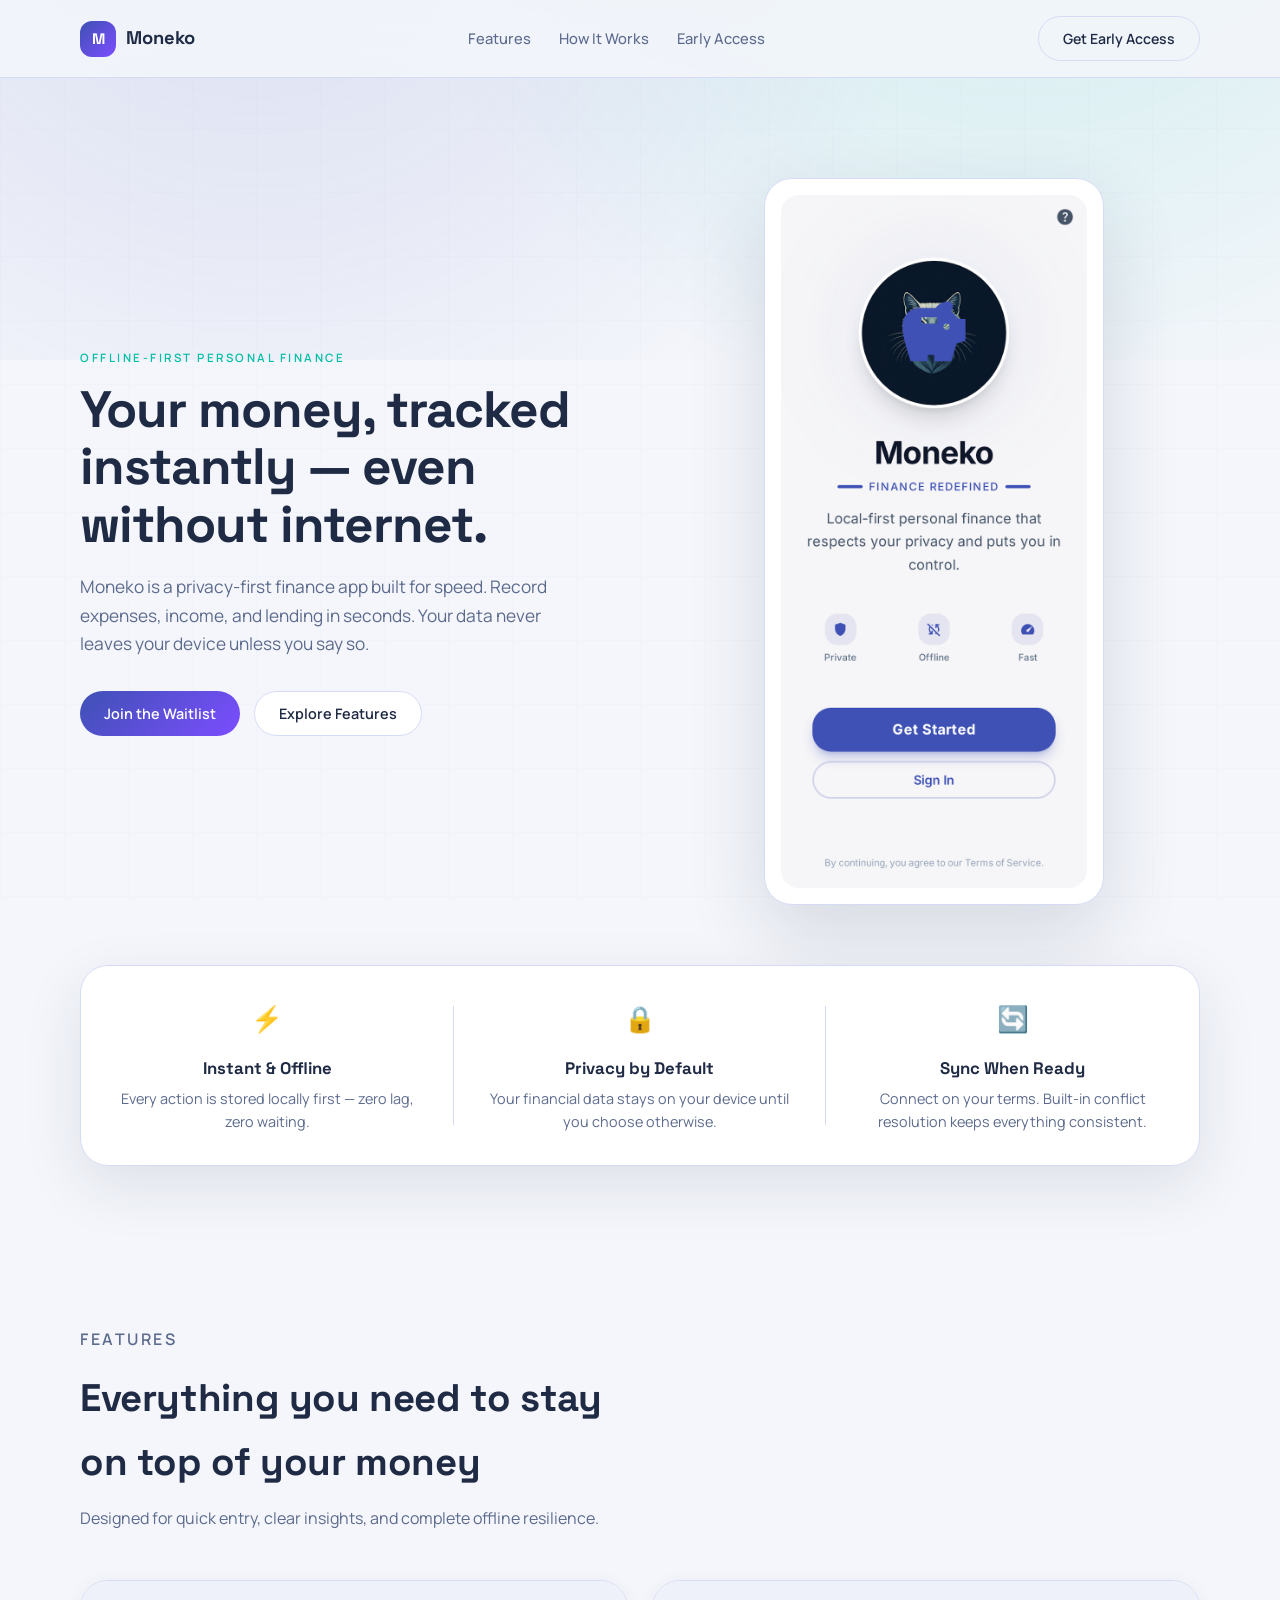
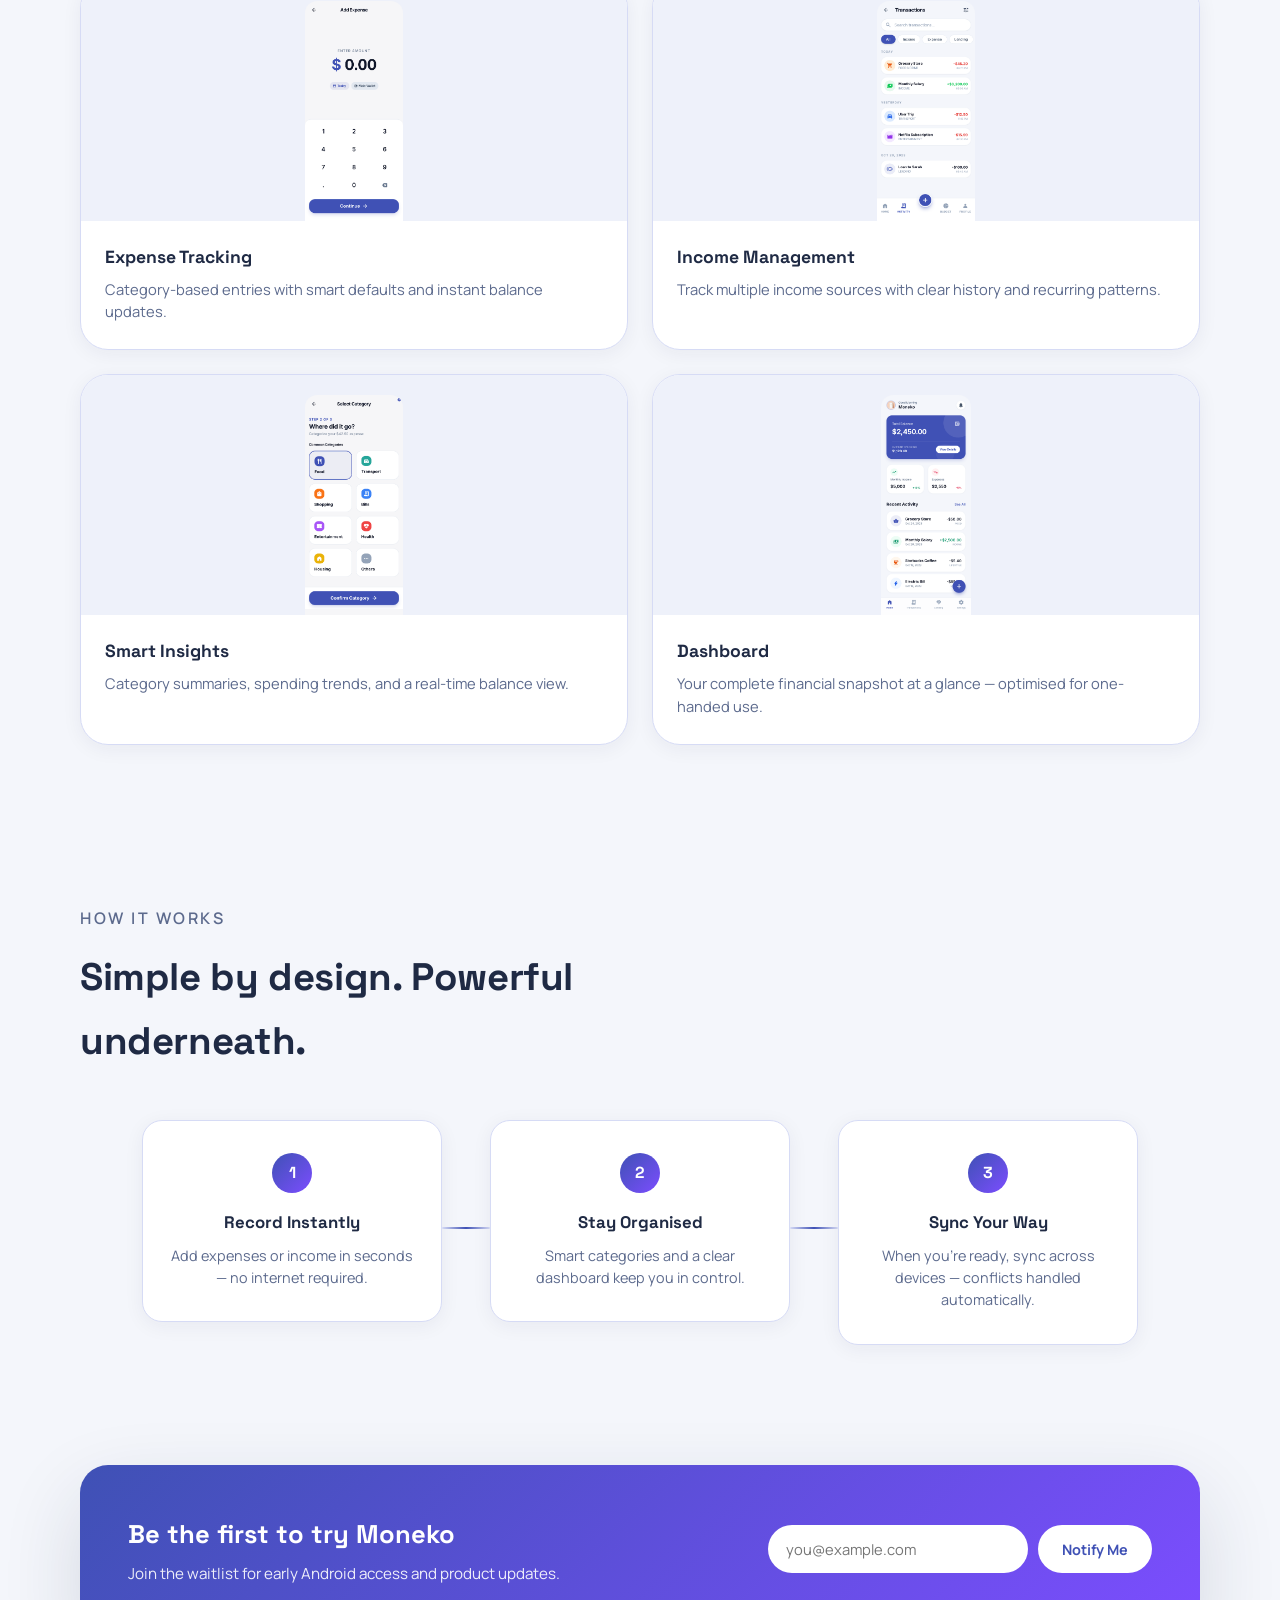
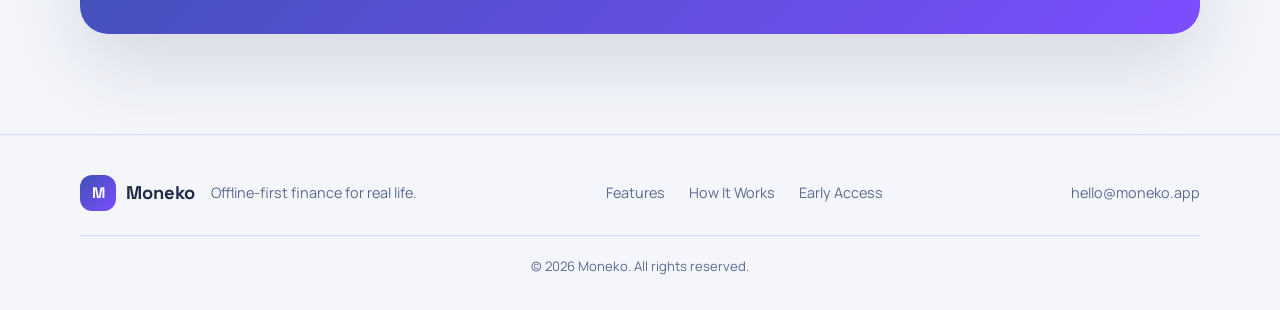
<file: index.html>
<!DOCTYPE html>
<html lang="en">
<head>
    <meta charset="UTF-8" />
    <meta name="viewport" content="width=device-width, initial-scale=1.0" />
    <title>Moneko — Offline-First Personal Finance</title>
    <meta name="description" content="Moneko is a privacy-first money companion. Track expenses, income, and lending instantly — even without internet." />

    <style>
        @import url("https://fonts.googleapis.com/css2?family=Space+Grotesk:wght@400;500;600;700&family=Manrope:wght@300;400;500;600&display=swap");

        /* ── Tokens ── */
        :root {
        --primary: #3F51B5;
        --secondary: #00BFA6;
        --accent: #7C4DFF;
        --background: #F4F6FB;
        --surface: #FFFFFF;
        --surface2: #EEF1FA;
        --text-primary: #1F2A44;
        --text-secondary: #5C6A8D;
        --text-on-primary: #FFFFFF;
        --border: #D6DBF5;
        --shadow-sm: 0 4px 20px rgba(31, 42, 68, 0.06);
        --shadow: 0 20px 60px rgba(31, 42, 68, 0.10);
        --shadow-lg: 0 30px 80px rgba(31, 42, 68, 0.14);
        --radius-sm: 12px;
        --radius-md: 20px;
        --radius-lg: 28px;
        --radius-pill: 999px;
        }

        /* ── Reset ── */
        *, *::before, *::after { box-sizing: border-box; margin: 0; padding: 0; }

        html { scroll-behavior: smooth; }

        body {
        font-family: "Manrope", sans-serif;
        background: var(--background);
        color: var(--text-primary);
        line-height: 1.65;
        -webkit-font-smoothing: antialiased;
        }

        a { text-decoration: none; color: inherit; transition: color 0.2s; }
        a:hover { color: var(--primary); }

        img { max-width: 100%; display: block; }

        button, input { font-family: inherit; }

        .container { width: min(1120px, 90%); margin: 0 auto; }

        /* ── Background decorations ── */
        .bg-orbit {
        position: fixed;
        inset: -30% 0 auto 0;
        height: 70vh;
        background:
            radial-gradient(circle at 20% 20%, rgba(63, 81, 181, 0.15), transparent 60%),
            radial-gradient(circle at 80% 10%, rgba(0, 191, 166, 0.16), transparent 55%);
        pointer-events: none;
        z-index: -2;
        }

        .bg-grid {
        position: fixed;
        inset: 0;
        background-image:
            linear-gradient(rgba(214, 219, 245, 0.35) 1px, transparent 1px),
            linear-gradient(90deg, rgba(214, 219, 245, 0.35) 1px, transparent 1px);
        background-size: 64px 64px;
        opacity: 0.2;
        z-index: -3;
        pointer-events: none;
        }

        /* ── Header ── */
        .site-header {
        position: sticky;
        top: 0;
        z-index: 100;
        background: rgba(244, 246, 251, 0.85);
        backdrop-filter: blur(20px);
        -webkit-backdrop-filter: blur(20px);
        border-bottom: 1px solid var(--border);
        }

        .header-inner {
        display: flex;
        align-items: center;
        justify-content: space-between;
        padding: 16px 0;
        }

        .brand {
        display: flex;
        align-items: center;
        gap: 10px;
        font-family: "Space Grotesk", sans-serif;
        font-weight: 700;
        font-size: 1.15rem;
        }

        .brand-mark {
        display: grid;
        place-items: center;
        width: 36px;
        height: 36px;
        background: linear-gradient(135deg, var(--primary), var(--accent));
        color: var(--text-on-primary);
        border-radius: var(--radius-sm);
        font-size: 0.95rem;
        }

        .nav {
        display: flex;
        gap: 28px;
        font-weight: 500;
        font-size: 0.92rem;
        color: var(--text-secondary);
        }

        .nav a:hover { color: var(--primary); }

        .header-actions {
        display: flex;
        align-items: center;
        gap: 14px;
        }

        .menu {
        display: none;
        flex-direction: column;
        gap: 5px;
        width: 40px;
        height: 40px;
        border: 1px solid var(--border);
        background: var(--surface);
        border-radius: var(--radius-sm);
        align-items: center;
        justify-content: center;
        cursor: pointer;
        }

        .menu span { width: 18px; height: 2px; background: var(--text-primary); border-radius: 2px; }

        /* ── Buttons ── */
        button {
        border: none;
        cursor: pointer;
        padding: 12px 24px;
        border-radius: var(--radius-pill);
        font-weight: 600;
        font-size: 0.9rem;
        transition: transform 0.2s ease, box-shadow 0.25s ease, opacity 0.2s;
        }

        button:hover { transform: translateY(-2px); box-shadow: var(--shadow); }
        button:active { transform: translateY(0); }

        .primary {
        background: linear-gradient(135deg, var(--primary), var(--accent));
        color: var(--text-on-primary);
        }

        .secondary {
        background: var(--surface);
        border: 1px solid var(--border);
        color: var(--text-primary);
        }

        .ghost {
        background: transparent;
        border: 1px solid var(--border);
        color: var(--text-primary);
        font-size: 0.88rem;
        }

        /* ── Hero ── */
        .hero { padding: 100px 0 60px; }

        .hero-grid {
        display: grid;
        grid-template-columns: 1fr 1fr;
        gap: 56px;
        align-items: center;
        }

        .eyebrow {
        text-transform: uppercase;
        letter-spacing: 2.5px;
        font-size: 0.72rem;
        color: var(--secondary);
        font-weight: 600;
        margin-bottom: 14px;
        }

        .hero h1 {
        font-family: "Space Grotesk", sans-serif;
        font-size: clamp(2.4rem, 4vw, 3.4rem);
        line-height: 1.12;
        margin-bottom: 20px;
        letter-spacing: -0.02em;
        }

        .lead {
        font-size: 1.08rem;
        color: var(--text-secondary);
        margin-bottom: 32px;
        max-width: 480px;
        }

        .hero-actions {
        display: flex;
        gap: 14px;
        flex-wrap: wrap;
        }

        .hero-visual {
        display: grid;
        place-items: center;
        }

        .device {
        background: var(--surface);
        border-radius: var(--radius-lg);
        padding: 16px;
        box-shadow: var(--shadow-lg);
        border: 1px solid var(--border);
        max-width: 340px;
        width: 100%;
        }

        .device img { border-radius: 18px; }

        /* ── Trust bar ── */
        .trust { padding: 0 0 80px; }

        .trust-grid {
        display: grid;
        grid-template-columns: repeat(3, 1fr);
        gap: 0;
        background: var(--surface);
        border: 1px solid var(--border);
        border-radius: var(--radius-lg);
        box-shadow: var(--shadow);
        overflow: hidden;
        }

        .trust-item {
        padding: 32px 28px;
        text-align: center;
        position: relative;
        }

        .trust-item:not(:last-child)::after {
        content: "";
        position: absolute;
        right: 0;
        top: 20%;
        height: 60%;
        width: 1px;
        background: var(--border);
        }

        .trust-icon {
        font-size: 1.6rem;
        margin-bottom: 14px;
        }

        .trust-item h3 {
        font-family: "Space Grotesk", sans-serif;
        font-size: 1.05rem;
        margin-bottom: 6px;
        }

        .trust-item p {
        color: var(--text-secondary);
        font-size: 0.9rem;
        line-height: 1.55;
        }

        /* ── Section utilities ── */
        .features,
        .how-it-works { padding: 80px 0; }

        .section-heading {
        max-width: 560px;
        margin-bottom: 48px;
        }

        .section-heading h2 {
        font-family: "Space Grotesk", sans-serif;
        font-size: clamp(1.9rem, 3vw, 2.5rem);
        margin-bottom: 12px;
        letter-spacing: -0.01em;
        }

        .section-heading p {
        color: var(--text-secondary);
        font-size: 1rem;
        }

        /* ── Feature cards ── */
        .feature-grid {
        display: grid;
        grid-template-columns: repeat(2, 1fr);
        gap: 24px;
        }

        .feature-card {
        background: var(--surface);
        border: 1px solid var(--border);
        border-radius: var(--radius-lg);
        overflow: hidden;
        box-shadow: var(--shadow-sm);
        transition: transform 0.3s ease, box-shadow 0.3s ease;
        }

        .feature-card:hover {
        transform: translateY(-4px);
        box-shadow: var(--shadow);
        }

        .feature-img {
        background: var(--surface2);
        padding: 20px 20px 0;
        display: flex;
        justify-content: center;
        }

        .feature-img img {
        border-radius: var(--radius-sm) var(--radius-sm) 0 0;
        max-height: 220px;
        object-fit: contain;
        }

        .feature-body {
        padding: 22px 24px 26px;
        }

        .feature-body h3 {
        font-family: "Space Grotesk", sans-serif;
        font-size: 1.1rem;
        margin-bottom: 6px;
        }

        .feature-body p {
        color: var(--text-secondary);
        font-size: 0.92rem;
        line-height: 1.55;
        }

        /* ── How it works ── */
        .steps-grid {
        display: flex;
        align-items: flex-start;
        gap: 0;
        justify-content: center;
        }

        .step {
        background: var(--surface);
        border: 1px solid var(--border);
        border-radius: var(--radius-md);
        padding: 32px 28px;
        text-align: center;
        flex: 1;
        max-width: 300px;
        box-shadow: var(--shadow-sm);
        transition: transform 0.3s ease, box-shadow 0.3s ease;
        }

        .step:hover {
        transform: translateY(-4px);
        box-shadow: var(--shadow);
        }

        .step-num {
        display: inline-flex;
        width: 40px;
        height: 40px;
        border-radius: 50%;
        align-items: center;
        justify-content: center;
        background: linear-gradient(135deg, var(--primary), var(--accent));
        color: var(--text-on-primary);
        font-family: "Space Grotesk", sans-serif;
        font-weight: 700;
        font-size: 1rem;
        margin-bottom: 16px;
        }

        .step h3 {
        font-family: "Space Grotesk", sans-serif;
        font-size: 1.05rem;
        margin-bottom: 8px;
        }

        .step p {
        color: var(--text-secondary);
        font-size: 0.9rem;
        line-height: 1.55;
        }

        .step-connector {
        width: 48px;
        min-width: 48px;
        height: 2px;
        background: linear-gradient(90deg, var(--border), var(--primary), var(--border));
        align-self: center;
        margin-top: -8px;
        border-radius: 2px;
        }

        /* ── CTA ── */
        .cta { padding: 40px 0 100px; }

        .cta-inner {
        display: flex;
        flex-wrap: wrap;
        gap: 28px;
        align-items: center;
        justify-content: space-between;
        background: linear-gradient(135deg, var(--primary), var(--accent));
        color: var(--text-on-primary);
        border-radius: var(--radius-lg);
        padding: 48px;
        box-shadow: var(--shadow-lg);
        }

        .cta-copy h2 {
        font-family: "Space Grotesk", sans-serif;
        font-size: 1.6rem;
        margin-bottom: 6px;
        }

        .cta-copy p {
        opacity: 0.9;
        font-size: 0.95rem;
        }

        .cta-form {
        display: flex;
        gap: 10px;
        flex-wrap: wrap;
        }

        .cta-form input {
        border: none;
        padding: 14px 18px;
        border-radius: var(--radius-pill);
        min-width: 260px;
        font-size: 0.92rem;
        outline: none;
        }

        .cta-form input:focus {
        box-shadow: 0 0 0 3px rgba(255, 255, 255, 0.3);
        }

        .cta-form .primary {
        background: var(--surface);
        color: var(--primary);
        font-weight: 700;
        }

        .cta-form .primary:hover {
        background: var(--text-on-primary);
        }

        /* ── Footer ── */
        .site-footer {
        padding: 40px 0 32px;
        border-top: 1px solid var(--border);
        }

        .footer-inner {
        display: flex;
        align-items: center;
        justify-content: space-between;
        flex-wrap: wrap;
        gap: 24px;
        padding-bottom: 24px;
        }

        .footer-brand {
        display: flex;
        align-items: center;
        gap: 16px;
        }

        .footer-brand p {
        color: var(--text-secondary);
        font-size: 0.9rem;
        }

        .footer-links {
        display: flex;
        gap: 24px;
        font-size: 0.9rem;
        color: var(--text-secondary);
        }

        .footer-contact {
        color: var(--text-secondary);
        font-size: 0.9rem;
        }

        .footer-bottom {
        padding-top: 20px;
        border-top: 1px solid var(--border);
        text-align: center;
        font-size: 0.82rem;
        color: var(--text-secondary);
        }

        /* ── Reveal animation ── */
        [data-reveal] {
        opacity: 0;
        transform: translateY(24px);
        transition: opacity 0.65s ease, transform 0.65s ease;
        }

        [data-reveal].visible {
        opacity: 1;
        transform: translateY(0);
        }

        /* ── Responsive ── */
        @media (max-width: 900px) {
        .hero-grid {
            grid-template-columns: 1fr;
            gap: 40px;
            text-align: center;
        }

        .lead { margin-left: auto; margin-right: auto; }

        .hero-actions { justify-content: center; }

        .feature-grid { grid-template-columns: 1fr; }

        .trust-grid { grid-template-columns: 1fr; }

        .trust-item:not(:last-child)::after {
            width: 60%;
            height: 1px;
            right: 20%;
            top: auto;
            bottom: 0;
        }

        .steps-grid {
            flex-direction: column;
            align-items: center;
        }

        .step-connector {
            width: 2px;
            min-width: 2px;
            height: 32px;
            background: linear-gradient(180deg, var(--border), var(--primary), var(--border));
            margin-top: 0;
        }

        .step { max-width: 100%; }

        .header-actions .ghost { display: none; }

        .nav {
            position: absolute;
            top: 68px;
            right: 5%;
            background: var(--surface);
            border: 1px solid var(--border);
            border-radius: 16px;
            padding: 16px 20px;
            display: none;
            flex-direction: column;
            gap: 14px;
            box-shadow: var(--shadow);
        }

        .nav.open { display: flex; }
        .menu { display: flex; }
        }

        @media (max-width: 600px) {
        .hero { padding-top: 64px; }

        .cta-inner { padding: 32px 24px; flex-direction: column; text-align: center; }

        .cta-form { width: 100%; justify-content: center; }
        .cta-form input { min-width: 0; flex: 1; }

        .footer-inner { flex-direction: column; text-align: center; }
        .footer-links { justify-content: center; }
        }

    </style>
</head>
<body>
    <div class="bg-orbit"></div>
    <div class="bg-grid"></div>

    <!-- Header -->
    <header class="site-header">
        <div class="container header-inner">
            <a class="brand" href="#top">
                <span class="brand-mark">M</span>
                <span class="brand-name">Moneko</span>
            </a>
            <nav class="nav" id="nav">
                <a href="#features" data-scroll>Features</a>
                <a href="#how-it-works" data-scroll>How It Works</a>
                <a href="#cta" data-scroll>Early Access</a>
            </nav>
            <div class="header-actions">
                <button class="ghost" data-scroll-target="#cta">Get Early Access</button>
                <button class="menu" id="menuBtn" aria-label="Toggle navigation">
                    <span></span><span></span><span></span>
                </button>
            </div>
        </div>
    </header>

    <main id="top">
        <!-- Hero -->
        <section class="hero">
            <div class="container hero-grid">
                <div class="hero-copy" data-reveal>
                    <p class="eyebrow">Offline-first personal finance</p>
                    <h1>Your money, tracked instantly — even without internet.</h1>
                    <p class="lead">
                        Moneko is a privacy-first finance app built for speed. Record expenses, income, and lending in seconds. Your data never leaves your device unless you say so.
                    </p>
                    <div class="hero-actions">
                        <button class="primary" data-scroll-target="#cta">Join the Waitlist</button>
                        <button class="secondary" data-scroll-target="#features">Explore Features</button>
                    </div>
                </div>
                <div class="hero-visual" data-reveal>
                    <div class="device">
                        <img src="./web/public/splash-screen.png" alt="Moneko app preview" />
                    </div>
                </div>
            </div>
        </section>

        <!-- Trust Bar -->
        <section class="trust">
            <div class="container trust-grid" data-reveal>
                <div class="trust-item">
                    <div class="trust-icon">⚡</div>
                    <h3>Instant &amp; Offline</h3>
                    <p>Every action is stored locally first — zero lag, zero waiting.</p>
                </div>
                <div class="trust-item">
                    <div class="trust-icon">🔒</div>
                    <h3>Privacy by Default</h3>
                    <p>Your financial data stays on your device until you choose otherwise.</p>
                </div>
                <div class="trust-item">
                    <div class="trust-icon">🔄</div>
                    <h3>Sync When Ready</h3>
                    <p>Connect on your terms. Built-in conflict resolution keeps everything consistent.</p>
                </div>
            </div>
        </section>

        <!-- Features -->
        <section class="features" id="features">
            <div class="container">
                <div class="section-heading" data-reveal>
                    <p class="eyebrow">Features</p>
                    <h2>Everything you need to stay on top of your money</h2>
                    <p>Designed for quick entry, clear insights, and complete offline resilience.</p>
                </div>
                <div class="feature-grid">
                    <article class="feature-card" data-reveal>
                        <div class="feature-img">
                            <img src="./web/public/expense.png" alt="Expense tracking screen" />
                        </div>
                        <div class="feature-body">
                            <h3>Expense Tracking</h3>
                            <p>Category-based entries with smart defaults and instant balance updates.</p>
                        </div>
                    </article>
                    <article class="feature-card" data-reveal>
                        <div class="feature-img">
                            <img src="./web/public/transaction.png" alt="Income management screen" />
                        </div>
                        <div class="feature-body">
                            <h3>Income Management</h3>
                            <p>Track multiple income sources with clear history and recurring patterns.</p>
                        </div>
                    </article>
                    <article class="feature-card" data-reveal>
                        <div class="feature-img">
                            <img src="./web/public/category.png" alt="Category insights screen" />
                        </div>
                        <div class="feature-body">
                            <h3>Smart Insights</h3>
                            <p>Category summaries, spending trends, and a real-time balance view.</p>
                        </div>
                    </article>
                    <article class="feature-card" data-reveal>
                        <div class="feature-img">
                            <img src="./web/public/dashboard.png" alt="Dashboard overview screen" />
                        </div>
                        <div class="feature-body">
                            <h3>Dashboard</h3>
                            <p>Your complete financial snapshot at a glance — optimised for one-handed use.</p>
                        </div>
                    </article>
                </div>
            </div>
        </section>

        <!-- How It Works -->
        <section class="how-it-works" id="how-it-works">
            <div class="container">
                <div class="section-heading" data-reveal>
                    <p class="eyebrow">How it works</p>
                    <h2>Simple by design. Powerful underneath.</h2>
                </div>
                <div class="steps-grid" data-reveal>
                    <div class="step">
                        <span class="step-num">1</span>
                        <h3>Record Instantly</h3>
                        <p>Add expenses or income in seconds — no internet required.</p>
                    </div>
                    <div class="step-connector"></div>
                    <div class="step">
                        <span class="step-num">2</span>
                        <h3>Stay Organised</h3>
                        <p>Smart categories and a clear dashboard keep you in control.</p>
                    </div>
                    <div class="step-connector"></div>
                    <div class="step">
                        <span class="step-num">3</span>
                        <h3>Sync Your Way</h3>
                        <p>When you're ready, sync across devices — conflicts handled automatically.</p>
                    </div>
                </div>
            </div>
        </section>

        <!-- CTA -->
        <section class="cta" id="cta">
            <div class="container cta-inner" data-reveal>
                <div class="cta-copy">
                    <h2>Be the first to try Moneko</h2>
                    <p>Join the waitlist for early Android access and product updates.</p>
                </div>
                <form class="cta-form">
                    <input type="email" placeholder="you@example.com" required />
                    <button type="submit" class="primary">Notify Me</button>
                </form>
            </div>
        </section>
    </main>

    <!-- Footer -->
    <footer class="site-footer">
        <div class="container footer-inner">
            <div class="footer-brand">
                <a class="brand" href="#top">
                    <span class="brand-mark">M</span>
                    <span class="brand-name">Moneko</span>
                </a>
                <p>Offline-first finance for real life.</p>
            </div>
            <div class="footer-links">
                <a href="#features" data-scroll>Features</a>
                <a href="#how-it-works" data-scroll>How It Works</a>
                <a href="#cta" data-scroll>Early Access</a>
            </div>
            <div class="footer-contact">
                <p>hello@moneko.app</p>
            </div>
        </div>
        <div class="container footer-bottom">
            <p>&copy; 2026 Moneko. All rights reserved.</p>
        </div>
    </footer>

    <script>
        /* ── Mobile menu toggle ── */
        const menuBtn = document.getElementById("menuBtn");
        const nav = document.getElementById("nav");

        if (menuBtn) {
        menuBtn.addEventListener("click", () => nav.classList.toggle("open"));
        }

        /* ── Smooth scroll for nav links ── */
        document.querySelectorAll("[data-scroll]").forEach((link) => {
        link.addEventListener("click", (e) => {
            e.preventDefault();
            const target = document.querySelector(link.getAttribute("href"));
            if (target) {
            target.scrollIntoView({ behavior: "smooth", block: "start" });
            nav.classList.remove("open");
            }
        });
        });

        /* ── Smooth scroll for buttons ── */
        document.querySelectorAll("[data-scroll-target]").forEach((btn) => {
        btn.addEventListener("click", () => {
            const target = document.querySelector(btn.getAttribute("data-scroll-target"));
            if (target) {
            target.scrollIntoView({ behavior: "smooth", block: "start" });
            nav.classList.remove("open");
            }
        });
        });

        /* ── Scroll-reveal ── */
        const revealObserver = new IntersectionObserver(
        (entries) => {
            entries.forEach((entry) => {
            if (entry.isIntersecting) {
                entry.target.classList.add("visible");
                revealObserver.unobserve(entry.target);
            }
            });
        },
        { threshold: 0.12 }
        );

        document.querySelectorAll("[data-reveal]").forEach((el) => revealObserver.observe(el));

        /* ── CTA form handler ── */
        const ctaForm = document.querySelector(".cta-form");
        if (ctaForm) {
        ctaForm.addEventListener("submit", (e) => {
            e.preventDefault();
            const input = ctaForm.querySelector("input");
            const button = ctaForm.querySelector("button");
            if (!input.value) return;
            button.textContent = "You're in!";
            button.disabled = true;
            input.value = "";
            setTimeout(() => {
            button.textContent = "Notify Me";
            button.disabled = false;
            }, 2500);
        });
        }

    </script>
</body>
</html>
</file>
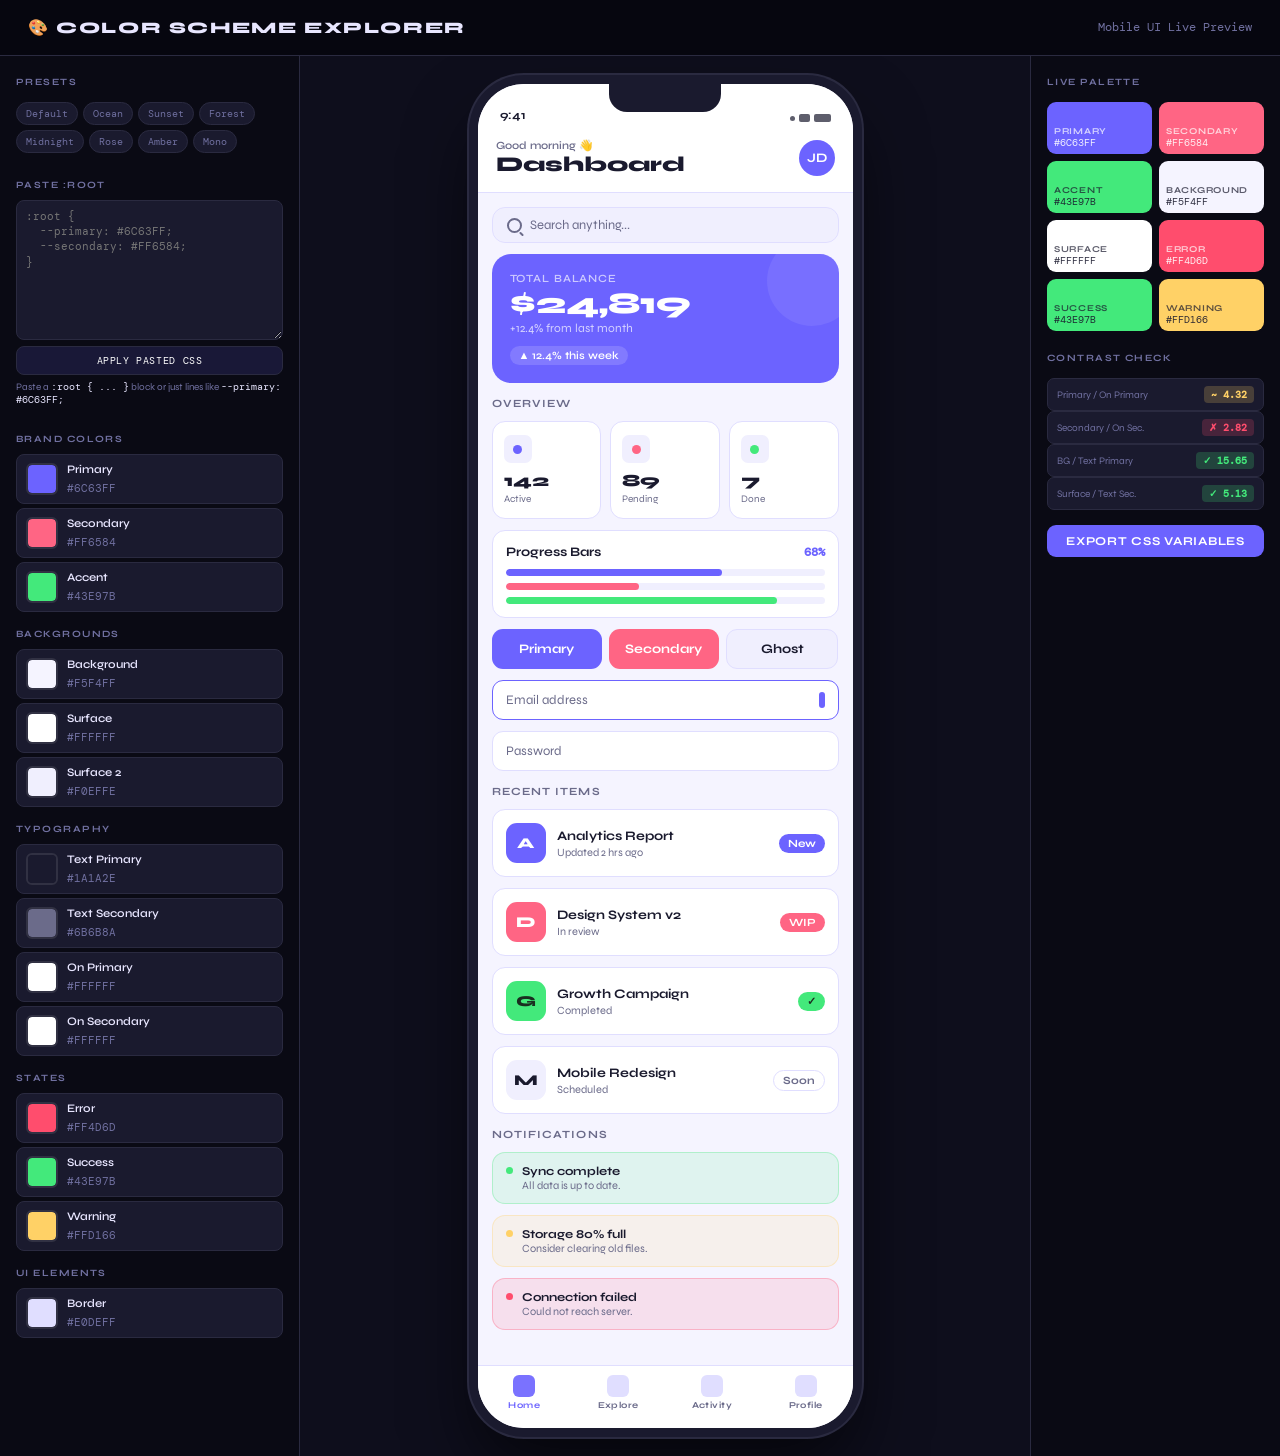
<file: backend/ui-test/index.html>
<!DOCTYPE html>
<html lang="en">
<head>
<meta charset="UTF-8">
<meta name="viewport" content="width=device-width, initial-scale=1.0">
<title>Mobile UI Color Explorer</title>
<link href="https://fonts.googleapis.com/css2?family=DM+Mono:wght@400;500&family=Syne:wght@400;600;700;800&display=swap" rel="stylesheet">
<link rel="stylesheet" href="style.css">
</head>
<body>
<header class="hdr">
  <h1>🎨 Color Scheme Explorer</h1>
  <span>Mobile UI Live Preview</span>
</header>
<div class="layout">
  <aside class="lp" id="lp">
    <div class="sec" style="margin-top:0">Presets</div>
    <div class="pr">
      <button class="pc" onclick="applyPreset('default')">Default</button>
      <button class="pc" onclick="applyPreset('ocean')">Ocean</button>
      <button class="pc" onclick="applyPreset('sunset')">Sunset</button>
      <button class="pc" onclick="applyPreset('forest')">Forest</button>
      <button class="pc" onclick="applyPreset('midnight')">Midnight</button>
      <button class="pc" onclick="applyPreset('rose')">Rose</button>
      <button class="pc" onclick="applyPreset('amber')">Amber</button>
      <button class="pc" onclick="applyPreset('mono')">Mono</button>
    </div>
    <div class="sec">Paste :root</div>
    <div class="imp">
      <textarea id="importBox" class="impt" rows="8" placeholder=":root {&#10;  --primary: #6C63FF;&#10;  --secondary: #FF6584;&#10;}"></textarea>
      <button class="impb" onclick="importCSS()">Apply Pasted CSS</button>
      <div class="imph">Paste a <code>:root { ... }</code> block or just lines like <code>--primary: #6C63FF;</code></div>
    </div>
  </aside>
  <main class="cp">
    <div class="pf">
      <div class="notch"></div>
      <div class="sb">
        <span class="sbt">9:41</span>
        <div class="sbi"><span style="width:5px;height:5px;border-radius:50%"></span><span style="width:11px"></span><span style="width:17px"></span></div>
      </div>
      <div class="tb">
        <div class="tbr">
          <div><div style="font-size:11px;color:var(--text-secondary);font-weight:600">Good morning 👋</div><div class="at">Dashboard</div></div>
          <div class="av">JD</div>
        </div>
      </div>
      <div class="scr">
        <div class="srchbar"><div class="si"></div><span style="font-size:13px;color:var(--text-secondary)">Search anything...</span></div>
        <div class="hc"><div class="hl">Total Balance</div><div class="hv">$24,819</div><div class="hs">+12.4% from last month</div><div class="hb">▲ 12.4% this week</div></div>
        <div class="slbl">Overview</div>
        <div class="str">
          <div class="sc"><div class="si2"><div class="sd" style="background:var(--primary)"></div></div><div class="sn">142</div><div class="snm">Active</div></div>
          <div class="sc"><div class="si2"><div class="sd" style="background:var(--secondary)"></div></div><div class="sn">89</div><div class="snm">Pending</div></div>
          <div class="sc"><div class="si2"><div class="sd" style="background:var(--accent)"></div></div><div class="sn">7</div><div class="snm">Done</div></div>
        </div>
        <div class="pw">
          <div class="ph"><span class="pt">Progress Bars</span><span class="pp">68%</span></div>
          <div class="ptrack"><div class="pf1"></div></div>
          <div class="ptrack"><div class="pf1 pf2"></div></div>
          <div class="ptrack" style="margin-bottom:0"><div class="pf1 pf3"></div></div>
        </div>
        <div class="br"><button class="btn btp">Primary</button><button class="btn bts">Secondary</button><button class="btn btg">Ghost</button></div>
        <div class="mi mif"><span class="mit">Email address</span><div class="fd"></div></div>
        <div class="mi"><span class="mit">Password</span></div>
        <div class="slbl">Recent Items</div>
        <div class="li"><div class="la" style="background:var(--primary)">A</div><div class="lt"><div class="ln">Analytics Report</div><div class="ls">Updated 2 hrs ago</div></div><span class="badge bp">New</span></div>
        <div class="li"><div class="la" style="background:var(--secondary)">D</div><div class="lt"><div class="ln">Design System v2</div><div class="ls">In review</div></div><span class="badge bs">WIP</span></div>
        <div class="li"><div class="la" style="background:var(--accent);color:#1A2E20">G</div><div class="lt"><div class="ln">Growth Campaign</div><div class="ls">Completed</div></div><span class="badge bgs">✓</span></div>
        <div class="li"><div class="la" style="background:var(--surface2);color:var(--text-primary)">M</div><div class="lt"><div class="ln">Mobile Redesign</div><div class="ls">Scheduled</div></div><span class="badge bo">Soon</span></div>
        <div class="slbl">Notifications</div>
        <div class="ac as"><div class="ad dg"></div><div><div class="atl">Sync complete</div><div class="ab">All data is up to date.</div></div></div>
        <div class="ac aw"><div class="ad dw"></div><div><div class="atl">Storage 80% full</div><div class="ab">Consider clearing old files.</div></div></div>
        <div class="ac ae"><div class="ad de"></div><div><div class="atl">Connection failed</div><div class="ab">Could not reach server.</div></div></div>
        <div style="height:10px"></div>
      </div>
      <div class="bn">
        <div class="ni nai"><div class="nic na"></div><span class="nl">Home</span></div>
        <div class="ni nii"><div class="nic nin"></div><span class="nl">Explore</span></div>
        <div class="ni nii"><div class="nic nin"></div><span class="nl">Activity</span></div>
        <div class="ni nii"><div class="nic nin"></div><span class="nl">Profile</span></div>
      </div>
    </div>
  </main>
  <aside class="rp">
    <div class="sec" style="margin-top:0">Live Palette</div>
    <div class="pg" id="pg"></div>
    <div class="sec">Contrast Check</div>
    <div id="cc"></div>
    <button class="eb" onclick="exportCSS()">Export CSS Variables</button>
  </aside>
</div>
<div class="toast" id="toast"></div>
<script src="script.js"></script>
</body>
</html>



<!--

1. 
:root {
  --primary: #3F51B5;
  --secondary: #00BFA6;
  --accent: #7C4DFF;
  --background: #F4F6FB;
  --surface: #FFFFFF;
  --surface2: #EEF1FA;
  --text-primary: #1F2A44;
  --text-secondary: #5C6A8D;
  --text-on-primary: #FFFFFF;
  --text-on-secondary: #FFFFFF;
  --error: #E53935;
  --success: #00C853;
  --warning: #FFB300;
  --border: #D6DBF5;
}

2.
:root {
  --primary: #2B2D42;
  --secondary: #4A4E69;
  --accent: #009688;
  --background: #F8F9FA;
  --surface: #FFFFFF;
  --surface2: #F1F3F5;
  --text-primary: #1C1C1E;
  --text-secondary: #6C757D;
  --text-on-primary: #FFFFFF;
  --text-on-secondary: #FFFFFF;
  --error: #D90429;
  --success: #2DC653;
  --warning: #F4A261;
  --border: #DEE2E6;
}

3.
:root {
  --primary: #10B981;
  --secondary: #059669;
  --accent: #34D399;
  --background: #F0FDF4;
  --surface: #FFFFFF;
  --surface2: #ECFDF5;
  --text-primary: #064E3B;
  --text-secondary: #065F46;
  --text-on-primary: #FFFFFF;
  --text-on-secondary: #FFFFFF;
  --error: #DC2626;
  --success: #16A34A;
  --warning: #F59E0B;
  --border: #A7F3D0;
}

4.
:root {
  --primary: #2563EB;
  --secondary: #1E40AF;
  --accent: #06B6D4;
  --background: #F5F9FF;
  --surface: #FFFFFF;
  --surface2: #E8F1FF;
  --text-primary: #0F172A;
  --text-secondary: #475569;
  --text-on-primary: #FFFFFF;
  --text-on-secondary: #FFFFFF;
  --error: #DC2626;
  --success: #16A34A;
  --warning: #F59E0B;
  --border: #D6E4FF;
}

5.
:root {
  --primary: #1F2937;
  --secondary: #374151;
  --accent: #3B82F6;
  --background: #F9FAFB;
  --surface: #FFFFFF;
  --surface2: #F3F4F6;
  --text-primary: #111827;
  --text-secondary: #6B7280;
  --text-on-primary: #FFFFFF;
  --text-on-secondary: #FFFFFF;
  --error: #DC2626;
  --success: #16A34A;
  --warning: #D97706;
  --border: #E5E7EB;
}

-->
</file>
<file: backend/ui-test/style.css>
*,*::before,*::after{box-sizing:border-box;margin:0;padding:0}
:root{
  --primary:#6C63FF;--secondary:#FF6584;--accent:#43E97B;
  --background:#F5F4FF;--surface:#FFFFFF;--surface2:#F0EFFE;
  --text-primary:#1A1A2E;--text-secondary:#6B6B8A;
  --text-on-primary:#FFFFFF;--text-on-secondary:#FFFFFF;
  --border:#E0DEFF;--error:#FF4D6D;--success:#43E97B;--warning:#FFD166;
  --pb:#0A0A14;--pborder:#2A2A40;--ptext:#E8E6FF;--pdim:#7070A0;--pinput:#1A1A2E;
}
body{font-family:'Syne',sans-serif;background:var(--pb);color:var(--ptext);min-height:100vh;display:flex;flex-direction:column}
.hdr{padding:18px 28px;border-bottom:1px solid var(--pborder);display:flex;align-items:center;justify-content:space-between;background:#06060F}
.hdr h1{font-size:1rem;font-weight:800;letter-spacing:.1em;text-transform:uppercase}
.hdr span{font-family:'DM Mono',monospace;font-size:.72rem;color:var(--pdim)}
.layout{display:flex;flex:1;overflow:hidden;height:calc(100vh - 57px)}
.lp{width:300px;flex-shrink:0;background:var(--pb);border-right:1px solid var(--pborder);overflow-y:auto;padding:20px 16px;display:flex;flex-direction:column;gap:4px}
.lp::-webkit-scrollbar{width:3px}.lp::-webkit-scrollbar-thumb{background:var(--pborder);border-radius:2px}
.sec{font-size:.6rem;font-weight:700;letter-spacing:.15em;text-transform:uppercase;color:var(--pdim);margin:12px 0 5px}
.crow{display:flex;align-items:center;gap:9px;padding:7px 9px;border-radius:8px;background:var(--pinput);border:1px solid var(--pborder);transition:border-color .2s}
.crow:hover{border-color:#4A4A70}
.sw{position:relative;width:32px;height:32px;border-radius:6px;overflow:hidden;flex-shrink:0;cursor:pointer;border:2px solid rgba(255,255,255,.1)}
.sw input[type=color]{position:absolute;inset:-4px;width:calc(100% + 8px);height:calc(100% + 8px);border:none;padding:0;cursor:pointer;opacity:0}
.sp{position:absolute;inset:0;border-radius:4px;pointer-events:none}
.ci{flex:1;min-width:0}
.cl{font-size:.72rem;font-weight:600;color:var(--ptext);display:block;margin-bottom:1px}
.ch{font-family:'DM Mono',monospace;font-size:.7rem;color:var(--pdim);background:transparent;border:none;outline:none;width:100%}
.ch:focus{color:var(--ptext)}
.pr{display:flex;flex-wrap:wrap;gap:5px;margin:5px 0 10px}
.pc{font-family:'DM Mono',monospace;font-size:.65rem;padding:4px 9px;border-radius:20px;border:1px solid var(--pborder);background:var(--pinput);color:var(--pdim);cursor:pointer;transition:all .15s}
.pc:hover{border-color:#6C63FF;color:#fff;background:rgba(108,99,255,.15)}
.imp{display:flex;flex-direction:column;gap:6px;margin-bottom:10px}
.impt{width:100%;min-height:120px;resize:vertical;font-family:'DM Mono',monospace;font-size:.68rem;line-height:1.4;color:var(--ptext);background:var(--pinput);border:1px solid var(--pborder);border-radius:8px;padding:8px 9px;outline:none}
.impt:focus{border-color:#6C63FF}
.impb{width:100%;padding:7px 9px;border-radius:8px;border:1px solid var(--pborder);background:rgba(108,99,255,.15);color:#fff;font-family:'DM Mono',monospace;font-size:.65rem;letter-spacing:.06em;text-transform:uppercase;cursor:pointer;transition:opacity .15s}
.impb:hover{opacity:.85}
.imph{font-size:.62rem;color:var(--pdim);line-height:1.3}
.imph code{font-family:'DM Mono',monospace;font-size:.62rem;color:var(--ptext)}
.cp{flex:1;display:flex;align-items:center;justify-content:center;padding:28px;background:#0E0E1C;overflow-y:auto}
.pf{width:375px;min-height:812px;border-radius:46px;background:var(--background);box-shadow:0 0 0 9px #1A1A2E,0 0 0 11px #2A2A40,0 36px 70px rgba(0,0,0,.65);overflow:hidden;position:relative;display:flex;flex-direction:column}
.notch{position:absolute;top:0;left:50%;transform:translateX(-50%);width:112px;height:28px;background:#1A1A2E;border-radius:0 0 18px 18px;z-index:10}
.sb{height:44px;background:var(--surface);display:flex;align-items:flex-end;justify-content:space-between;padding:0 22px 6px;flex-shrink:0}
.sbt{font-size:12px;font-weight:700;color:var(--text-primary)}
.sbi{display:flex;gap:4px;align-items:center}
.sbi span{height:8px;background:var(--text-primary);border-radius:2px;opacity:.7}
.tb{background:var(--surface);padding:11px 18px 15px;border-bottom:1px solid var(--border);flex-shrink:0}
.tbr{display:flex;align-items:center;justify-content:space-between}
.at{font-size:21px;font-weight:800;color:var(--text-primary)}
.av{width:36px;height:36px;border-radius:50%;background:var(--primary);display:flex;align-items:center;justify-content:center;color:var(--text-on-primary);font-size:13px;font-weight:700}
.scr{flex:1;overflow-y:auto;background:var(--background);padding:14px;display:flex;flex-direction:column;gap:11px;scrollbar-width:none}
.scr::-webkit-scrollbar{display:none}
.srchbar{background:var(--surface2);border:1px solid var(--border);border-radius:13px;padding:9px 14px;display:flex;align-items:center;gap:8px}
.si{width:15px;height:15px;border-radius:50%;border:2px solid var(--text-secondary);position:relative;flex-shrink:0}
.si::after{content:'';position:absolute;bottom:-4px;right:-4px;width:5px;height:2px;background:var(--text-secondary);border-radius:1px;transform:rotate(45deg)}
.slbl{font-size:11px;font-weight:700;letter-spacing:.1em;text-transform:uppercase;color:var(--text-secondary);margin-top:3px}
.hc{border-radius:19px;background:var(--primary);padding:18px;position:relative;overflow:hidden}
.hc::before{content:'';position:absolute;top:-18px;right:-18px;width:90px;height:90px;border-radius:50%;background:rgba(255,255,255,.08)}
.hl{font-size:11px;font-weight:600;color:rgba(255,255,255,.65);letter-spacing:.08em;text-transform:uppercase;margin-bottom:3px}
.hv{font-size:30px;font-weight:800;color:var(--text-on-primary);line-height:1}
.hs{font-size:12px;color:rgba(255,255,255,.7);margin-top:3px}
.hb{display:inline-flex;align-items:center;gap:4px;margin-top:11px;background:rgba(255,255,255,.15);border-radius:20px;padding:3px 9px;font-size:11px;color:var(--text-on-primary);font-weight:600}
.str{display:flex;gap:9px}
.sc{flex:1;background:var(--surface);border:1px solid var(--border);border-radius:13px;padding:13px 11px}
.si2{width:28px;height:28px;border-radius:7px;background:var(--surface2);margin-bottom:7px;display:flex;align-items:center;justify-content:center}
.sd{width:9px;height:9px;border-radius:50%}
.sn{font-size:17px;font-weight:800;color:var(--text-primary)}
.snm{font-size:10px;color:var(--text-secondary);margin-top:2px}
.li{background:var(--surface);border:1px solid var(--border);border-radius:13px;padding:13px;display:flex;align-items:center;gap:11px}
.la{width:40px;height:40px;border-radius:11px;flex-shrink:0;display:flex;align-items:center;justify-content:center;font-size:15px;font-weight:800;color:var(--text-on-primary)}
.lt{flex:1;min-width:0}
.ln{font-size:13px;font-weight:700;color:var(--text-primary);white-space:nowrap;overflow:hidden;text-overflow:ellipsis}
.ls{font-size:11px;color:var(--text-secondary);margin-top:2px}
.badge{padding:3px 9px;border-radius:20px;font-size:11px;font-weight:700}
.bp{background:var(--primary);color:var(--text-on-primary)}
.bs{background:var(--secondary);color:var(--text-on-secondary)}
.bgs{background:var(--success);color:#1A2E20}
.bo{border:1.5px solid var(--border);color:var(--text-secondary);background:transparent}
.br{display:flex;gap:7px}
.btn{flex:1;padding:11px;border-radius:11px;font-family:'Syne',sans-serif;font-size:13px;font-weight:700;border:none;cursor:pointer;text-align:center}
.btp{background:var(--primary);color:var(--text-on-primary)}
.bts{background:var(--secondary);color:var(--text-on-secondary)}
.btg{background:var(--surface2);color:var(--text-primary);border:1.5px solid var(--border)}
.mi{background:var(--surface);border:1.5px solid var(--border);border-radius:11px;padding:11px 13px;display:flex;align-items:center;justify-content:space-between}
.mit{font-size:13px;color:var(--text-secondary)}
.mif{border-color:var(--primary)}
.fd{width:6px;height:16px;border-radius:3px;background:var(--primary);animation:blink 1s step-end infinite}
@keyframes blink{0%,100%{opacity:1}50%{opacity:0}}
.ac{border-radius:13px;padding:11px 13px;display:flex;gap:9px;align-items:flex-start}
.ae{background:rgba(255,77,109,.12);border:1px solid rgba(255,77,109,.3)}
.as{background:rgba(67,233,123,.12);border:1px solid rgba(67,233,123,.3)}
.aw{background:rgba(255,209,102,.12);border:1px solid rgba(255,209,102,.3)}
.ad{width:7px;height:7px;border-radius:50%;margin-top:3px;flex-shrink:0}
.de{background:var(--error)}.dg{background:var(--success)}.dw{background:var(--warning)}
.atl{font-size:12px;font-weight:700;color:var(--text-primary)}
.ab{font-size:11px;color:var(--text-secondary);margin-top:1px}
.pw{background:var(--surface);border:1px solid var(--border);border-radius:13px;padding:13px}
.ph{display:flex;justify-content:space-between;margin-bottom:9px}
.pt{font-size:13px;font-weight:700;color:var(--text-primary)}
.pp{font-family:'DM Mono',monospace;font-size:12px;color:var(--primary);font-weight:600}
.ptrack{height:7px;background:var(--surface2);border-radius:4px;overflow:hidden;margin-bottom:7px}
.pf1{height:100%;border-radius:4px;background:var(--primary);width:68%}
.pf2{background:var(--secondary);width:42%}
.pf3{background:var(--accent);width:85%}
.bn{background:var(--surface);border-top:1px solid var(--border);padding:9px 0 18px;display:flex;flex-shrink:0}
.ni{flex:1;display:flex;flex-direction:column;align-items:center;gap:3px;cursor:pointer}
.nic{width:22px;height:22px;border-radius:6px}
.na{background:var(--primary);opacity:.9}.nin{background:var(--border)}
.nl{font-size:9px;font-weight:700;letter-spacing:.05em}
.nai .nl{color:var(--primary)}.nii .nl{color:var(--text-secondary)}
.rp{width:250px;flex-shrink:0;background:var(--pb);border-left:1px solid var(--pborder);overflow-y:auto;padding:20px 16px;display:flex;flex-direction:column;gap:9px}
.rp::-webkit-scrollbar{width:3px}.rp::-webkit-scrollbar-thumb{background:var(--pborder);border-radius:2px}
.pg{display:grid;grid-template-columns:1fr 1fr;gap:7px}
.pc2{border-radius:9px;height:52px;display:flex;flex-direction:column;justify-content:flex-end;padding:5px 7px}
.pcl{font-size:9px;font-weight:700;letter-spacing:.08em;text-transform:uppercase;opacity:.7}
.pch{font-family:'DM Mono',monospace;font-size:10px;opacity:.9}
.cr{display:flex;align-items:center;justify-content:space-between;padding:7px 9px;background:var(--pinput);border:1px solid var(--pborder);border-radius:7px}
.crl{font-size:10px;color:var(--pdim)}
.crb{font-family:'DM Mono',monospace;font-size:10px;font-weight:600;padding:2px 7px;border-radius:4px}
.cpas{background:rgba(67,233,123,.2);color:#43E97B}
.cfal{background:rgba(255,77,109,.2);color:#FF4D6D}
.cwrn{background:rgba(255,209,102,.2);color:#FFD166}
.eb{width:100%;padding:9px;border-radius:9px;background:var(--primary);color:#fff;font-family:'Syne',sans-serif;font-size:.75rem;font-weight:700;letter-spacing:.06em;text-transform:uppercase;border:none;cursor:pointer;transition:opacity .2s;margin-top:6px}
.eb:hover{opacity:.85}
.toast{position:fixed;bottom:22px;left:50%;transform:translateX(-50%) translateY(20px);background:#fff;color:#1A1A2E;padding:9px 18px;border-radius:30px;font-size:.78rem;font-weight:700;box-shadow:0 10px 28px rgba(0,0,0,.4);opacity:0;transition:opacity .2s,transform .2s;pointer-events:none;z-index:1000}
.toast.show{opacity:1;transform:translateX(-50%) translateY(0)}
</file>
